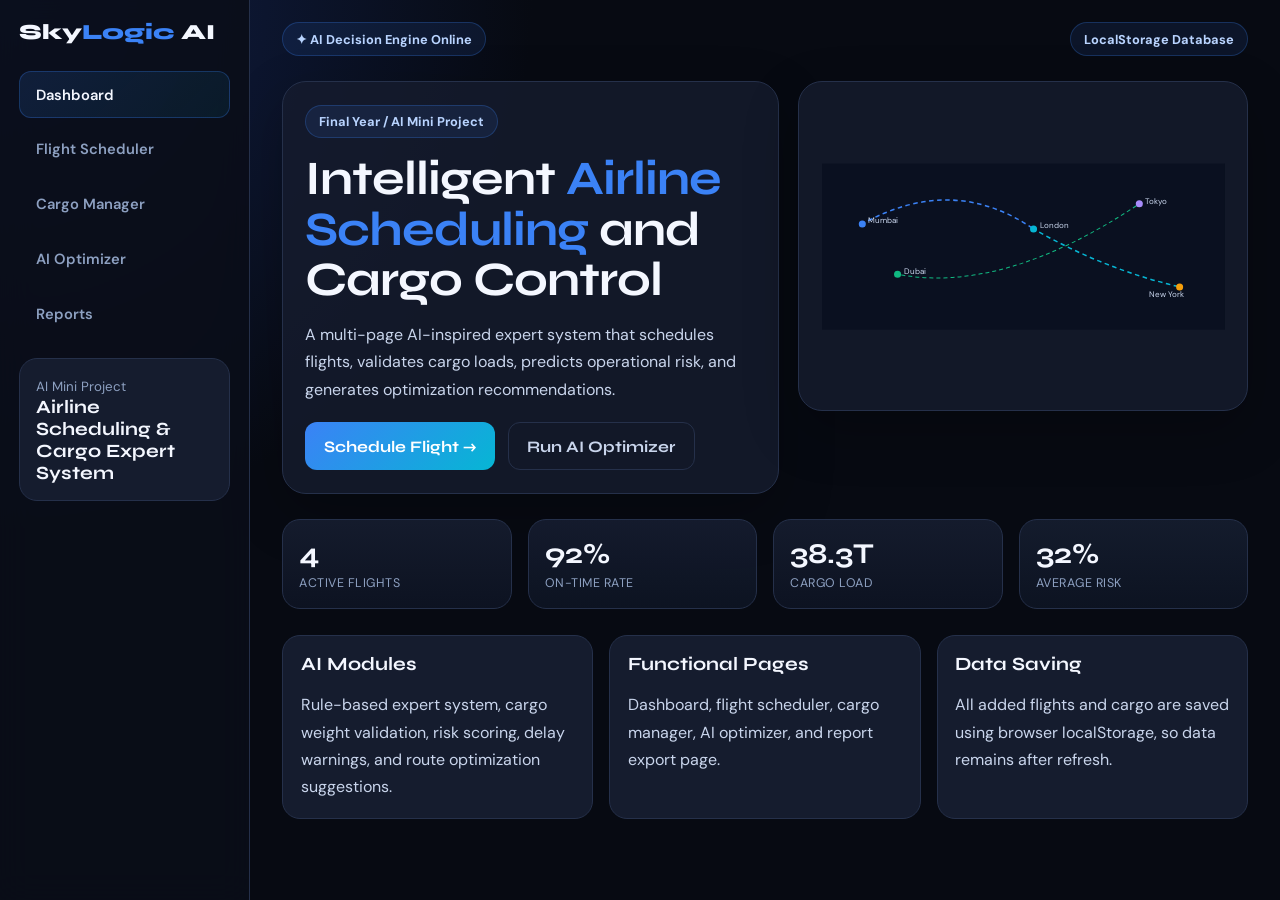
<file: index.html>
<!doctype html>
<html lang="en">
  <head>
    <meta charset="UTF-8" />
    <meta name="viewport" content="width=device-width,initial-scale=1" />
    <title>SkyLogic AI | Dashboard</title>
    <link
      href="https://fonts.googleapis.com/css2?family=Syne:wght@400;700;800&family=DM+Sans:wght@300;400;700&display=swap"
      rel="stylesheet"
    />
    <link rel="stylesheet" href="style.css" />
  </head>
  <body>
    <div class="shell">
      <aside class="side">
        <div class="logo">Sky<span>Logic</span> AI</div>
        <nav class="nav">
          <a class="active" href="index.html">Dashboard</a
          ><a href="schedule.html">Flight Scheduler</a
          ><a href="cargo.html">Cargo Manager</a
          ><a href="optimizer.html">AI Optimizer</a
          ><a href="reports.html">Reports</a>
        </nav>
        <div class="side-card">
          <small>AI Mini Project</small>
          <h3>Airline Scheduling & Cargo Expert System</h3>
        </div>
      </aside>
      <main class="main">
        <div class="topbar">
          <span class="pill">✦ AI Decision Engine Online</span
          ><span class="pill">LocalStorage Database</span>
        </div>
        <section class="hero">
          <div class="panel">
            <span class="pill">Final Year / AI Mini Project</span>
            <h1 class="mt">
              Intelligent <em>Airline Scheduling</em> and Cargo Control
            </h1>
            <p class="mt">
              A multi-page AI-inspired expert system that schedules flights,
              validates cargo loads, predicts operational risk, and generates
              optimization recommendations.
            </p>
            <div class="btns">
              <a class="btn primary" href="schedule.html">Schedule Flight →</a
              ><a class="btn ghost" href="optimizer.html">Run AI Optimizer</a>
            </div>
          </div>
          <div class="panel route-map">
            <svg viewBox="0 0 800 330">
              <rect width="800" height="330" fill="#0a1020" />
              <path
                d="M80 120 Q260 20 420 130"
                stroke="#3b82f6"
                stroke-width="3"
                fill="none"
                stroke-dasharray="9 7"
              >
                <animate
                  attributeName="stroke-dashoffset"
                  values="0;-80"
                  dur="3s"
                  repeatCount="indefinite"
                />
              </path>
              <path
                d="M420 130 Q560 210 710 245"
                stroke="#06b6d4"
                stroke-width="3"
                fill="none"
                stroke-dasharray="9 7"
              >
                <animate
                  attributeName="stroke-dashoffset"
                  values="0;-80"
                  dur="3s"
                  repeatCount="indefinite"
                />
              </path>
              <path
                d="M150 220 Q360 260 630 80"
                stroke="#10b981"
                stroke-width="2"
                fill="none"
                stroke-dasharray="8 6"
              >
                <animate
                  attributeName="stroke-dashoffset"
                  values="0;-80"
                  dur="4s"
                  repeatCount="indefinite"
                />
              </path>
              <circle cx="80" cy="120" r="7" fill="#3b82f6" />
              <text x="92" y="118" fill="#c9d5ec">Mumbai</text>
              <circle cx="420" cy="130" r="7" fill="#06b6d4" />
              <text x="432" y="128" fill="#c9d5ec">London</text>
              <circle cx="710" cy="245" r="7" fill="#f59e0b" />
              <text x="650" y="266" fill="#c9d5ec">New York</text>
              <circle cx="150" cy="220" r="7" fill="#10b981" />
              <text x="162" y="220" fill="#c9d5ec">Dubai</text>
              <circle cx="630" cy="80" r="7" fill="#a78bfa" />
              <text x="642" y="80" fill="#c9d5ec">Tokyo</text>
            </svg>
          </div>
        </section>
        <section class="grid grid-4 mt2">
          <div class="stat">
            <b id="stFlights">0</b><span>Active Flights</span>
          </div>
          <div class="stat"><b>92%</b><span>On-Time Rate</span></div>
          <div class="stat"><b id="stCargo">0T</b><span>Cargo Load</span></div>
          <div class="stat"><b id="stRisk">0%</b><span>Average Risk</span></div>
        </section>
        <section class="grid grid-3 mt2">
          <div class="card">
            <h3>AI Modules</h3>
            <p class="mt">
              Rule-based expert system, cargo weight validation, risk scoring,
              delay warnings, and route optimization suggestions.
            </p>
          </div>
          <div class="card">
            <h3>Functional Pages</h3>
            <p class="mt">
              Dashboard, flight scheduler, cargo manager, AI optimizer, and
              report export page.
            </p>
          </div>
          <div class="card">
            <h3>Data Saving</h3>
            <p class="mt">
              All added flights and cargo are saved using browser localStorage,
              so data remains after refresh.
            </p>
          </div>
        </section>
        <div class="toast"></div>
      </main>
    </div>
    <script src="app.js"></script>
  </body>
</html>
</file>
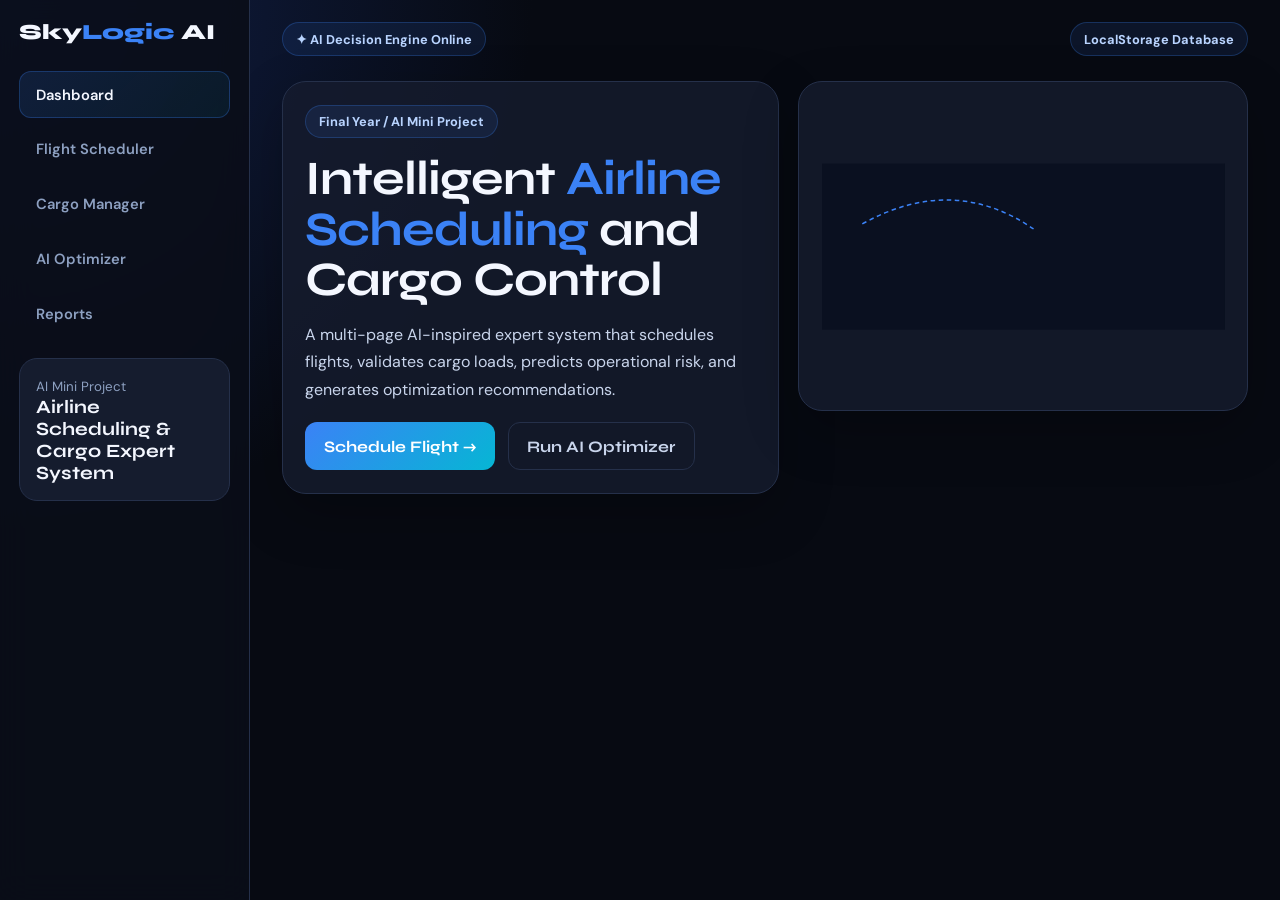
<file: skylogic-ai/index.html>
<!DOCTYPE html><html lang="en">
    <head>
        <meta charset="UTF-8">
        <meta name="viewport" content="width=device-width, initial-scale=1">
        <title>SkyLogic AI | Dashboard</title>
        <link href="https://fonts.googleapis.com/css2?family=Syne:wght@400;700;800&family=DM+Sans:wght@300;400;700&display=swap" rel="stylesheet">
        <link rel="stylesheet" href="assets/style.css">
    </head>
    <body>
        <div class="shell">
            <aside class="side">
                <div class="logo">Sky<span>Logic</span> AI</div>
                <nav class="nav">
                    <a class="active" href="index.html">Dashboard</a>
                    <a href="schedule.html">Flight Scheduler</a>
                    <a href="cargo.html">Cargo Manager</a>
                    <a href="optimizer.html">AI Optimizer</a>
                    <a href="reports.html">Reports</a>
                </nav>
                <div class="side-card">
                    <small>AI Mini Project</small>
                    <h3>Airline Scheduling & Cargo Expert System</h3>
                </div>
            </aside>
            <main class="main">
                <div class="topbar">
                    <span class="pill">✦ AI Decision Engine Online</span>
                    <span class="pill">LocalStorage Database</span>
                </div>
                <section class="hero">
                    <div class="panel">
                        <span class="pill">Final Year / AI Mini Project</span>
                        <h1 class="mt">Intelligent <em>Airline Scheduling</em> and Cargo Control</h1>
                        <p class="mt">A multi-page AI-inspired expert system that schedules flights, validates cargo loads, predicts operational risk, and generates optimization recommendations.</p>
                        <div class="btns">
                            <a class="btn primary" href="schedule.html">Schedule Flight →</a>
                            <a class="btn ghost" href="optimizer.html">Run AI Optimizer</a>
                        </div>
                    </div>
                    <div class="panel route-map">
                        <svg viewBox="0 0 800 330">
                            <rect width="800" height="330" fill="#0a1020"/>
                            <path d="M80 120 Q260 20 420 130" stroke="#3b82f6" stroke-width="3" fill="none" stroke-dasharray="9 7">
                                <animate attributeName="stroke-dashoffset" values="0;-80" dur("3s") repeatCount("indefinite")/>
                            </path>
                            <path d("M420 130 Q560 210 710 245") stroke("#06b6d4") stroke-width("3") fill("none") stroke-dasharray("9 7"):
                                <animate attributeName("stroke-dashoffset") values("0;-80") dur("3s") repeatCount("indefinite")/>
                            </path>
                            <path d("M150 220 Q360 260 630 8")
</file>
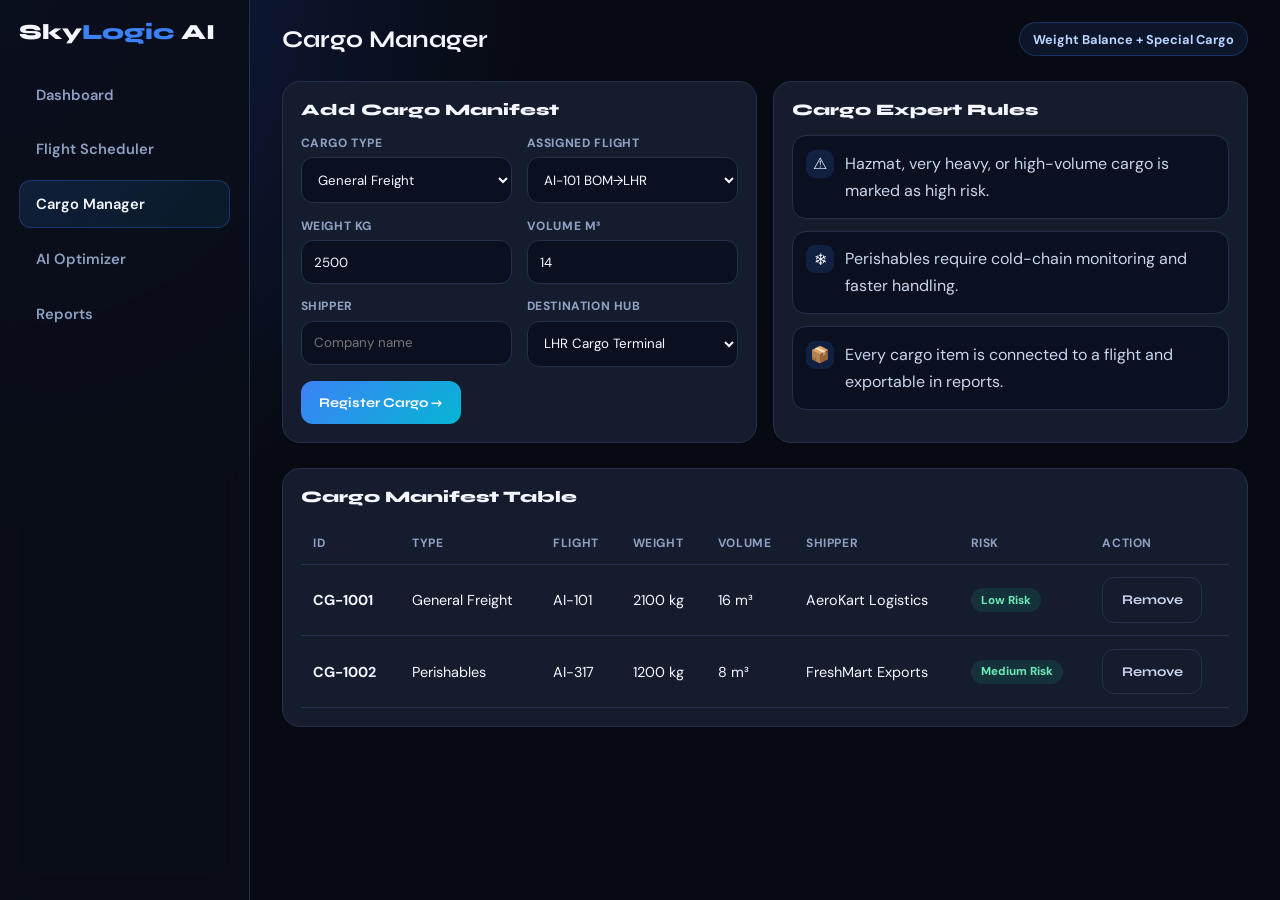
<file: cargo.html>
<!doctype html>
<html lang="en">
  <head>
    <meta charset="UTF-8" />
    <meta name="viewport" content="width=device-width,initial-scale=1" />
    <title>Cargo Manager</title>
    <link
      href="https://fonts.googleapis.com/css2?family=Syne:wght@400;700;800&family=DM+Sans:wght@300;400;700&display=swap"
      rel="stylesheet"
    />
    <link rel="stylesheet" href="style.css" />
  </head>
  <body>
    <div class="shell">
      <aside class="side">
        <div class="logo">Sky<span>Logic</span> AI</div>
        <nav class="nav">
          <a href="index.html">Dashboard</a
          ><a href="schedule.html">Flight Scheduler</a
          ><a class="active" href="cargo.html">Cargo Manager</a
          ><a href="optimizer.html">AI Optimizer</a
          ><a href="reports.html">Reports</a>
        </nav>
      </aside>
      <main class="main">
        <div class="topbar">
          <h2>Cargo Manager</h2>
          <span class="pill">Weight Balance + Special Cargo</span>
        </div>
        <div class="grid grid-2">
          <div class="card">
            <div class="card-title">Add Cargo Manifest</div>
            <div class="form-row">
              <div class="form-group">
                <label>Cargo Type</label
                ><select id="cType">
                  <option>General Freight</option>
                  <option>Perishables</option>
                  <option>Hazmat</option>
                  <option>Valuables</option>
                  <option>Livestock</option>
                </select>
              </div>
              <div class="form-group">
                <label>Assigned Flight</label
                ><select id="cFlight"></select>
              </div>
            </div>
            <div class="form-row">
              <div class="form-group">
                <label>Weight KG</label
                ><input id="cWeight" type="number" value="2500" />
              </div>
              <div class="form-group">
                <label>Volume m³</label
                ><input id="cVolume" type="number" value="14" />
              </div>
            </div>
            <div class="form-row">
              <div class="form-group">
                <label>Shipper</label
                ><input id="shipper" placeholder="Company name" />
              </div>
              <div class="form-group">
                <label>Destination Hub</label
                ><select id="hub">
                  <option>LHR Cargo Terminal</option>
                  <option>JFK Air Freight</option>
                  <option>DXB Logistics</option>
                  <option>SIN Hub</option>
                  <option>SYD Cold Chain</option>
                </select>
              </div>
            </div>
            <button class="btn primary" onclick="addCargo()">
              Register Cargo →
            </button>
          </div>
          <div class="card">
            <div class="card-title">Cargo Expert Rules</div>
            <div class="ai-list">
              <div class="ai-item">
                <div class="ai-icon">⚠</div>
                <p>
                  Hazmat, very heavy, or high-volume cargo is marked as high
                  risk.
                </p>
              </div>
              <div class="ai-item">
                <div class="ai-icon">❄</div>
                <p>
                  Perishables require cold-chain monitoring and faster handling.
                </p>
              </div>
              <div class="ai-item">
                <div class="ai-icon">📦</div>
                <p>
                  Every cargo item is connected to a flight and exportable in
                  reports.
                </p>
              </div>
            </div>
          </div>
        </div>
        <div class="card mt2">
          <div class="card-title">Cargo Manifest Table</div>
          <table>
            <thead>
              <tr>
                <th>ID</th>
                <th>Type</th>
                <th>Flight</th>
                <th>Weight</th>
                <th>Volume</th>
                <th>Shipper</th>
                <th>Risk</th>
                <th>Action</th>
              </tr>
            </thead>
            <tbody id="cargoTable"></tbody>
          </table>
        </div>
        <div class="toast"></div>
      </main>
    </div>
    <script src="app.js"></script>
  </body>
</html>
</file>
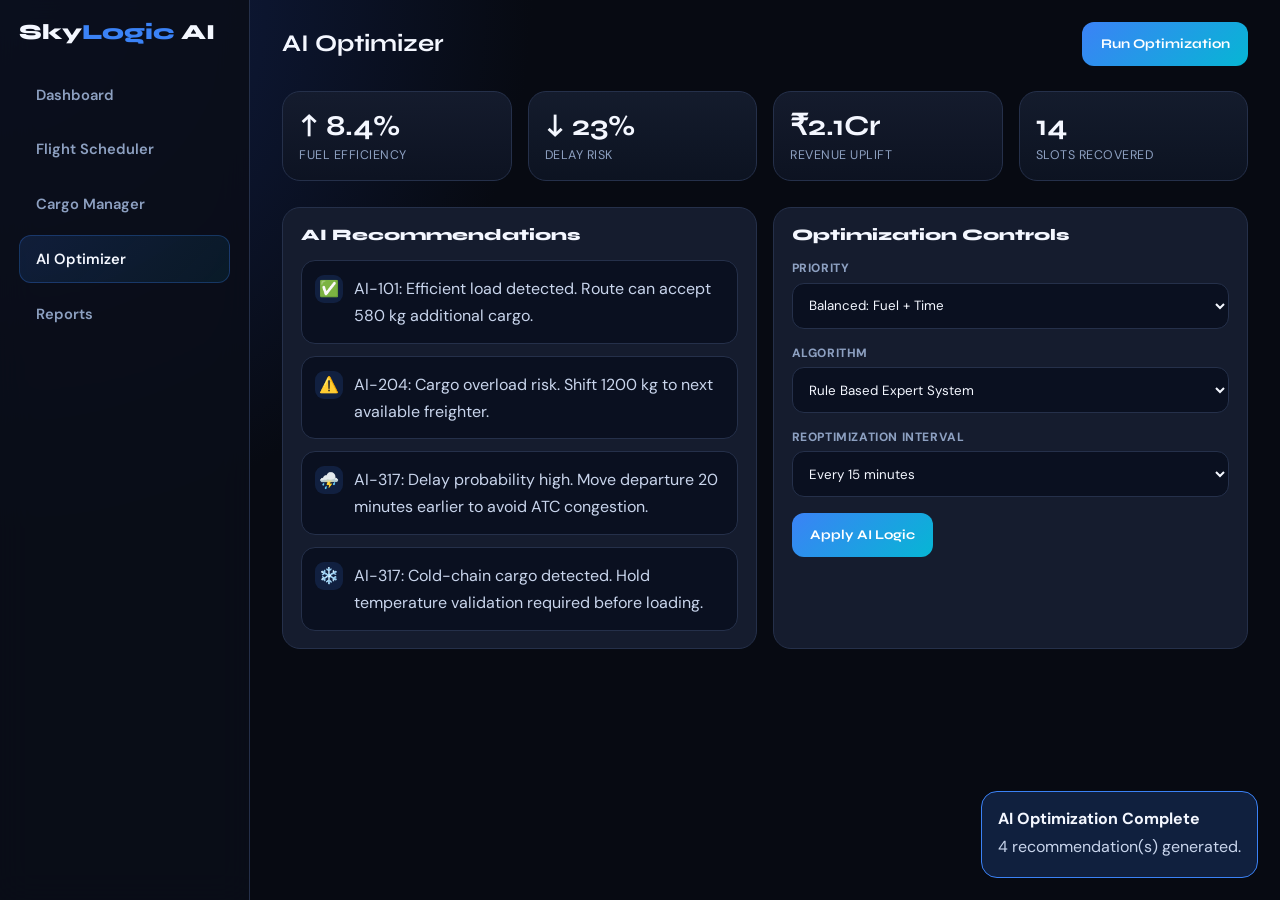
<file: optimizer.html>
<!doctype html>
<html lang="en">
  <head>
    <meta charset="UTF-8" />
    <meta name="viewport" content="width=device-width,initial-scale=1" />
    <title>AI Optimizer</title>
    <link
      href="https://fonts.googleapis.com/css2?family=Syne:wght@400;700;800&family=DM+Sans:wght@300;400;700&display=swap"
      rel="stylesheet"
    />
    <link rel="stylesheet" href="style.css" />
  </head>
  <body>
    <div class="shell">
      <aside class="side">
        <div class="logo">Sky<span>Logic</span> AI</div>
        <nav class="nav">
          <a href="index.html">Dashboard</a
          ><a href="schedule.html">Flight Scheduler</a
          ><a href="cargo.html">Cargo Manager</a
          ><a class="active" href="optimizer.html">AI Optimizer</a
          ><a href="reports.html">Reports</a>
        </nav>
      </aside>
      <main class="main">
        <div class="topbar">
          <h2>AI Optimizer</h2>
          <button class="btn primary" onclick="aiOptimize()">
            Run Optimization
          </button>
        </div>
        <section class="grid grid-4">
          <div class="stat"><b>↑ 8.4%</b><span>Fuel Efficiency</span></div>
          <div class="stat"><b>↓ 23%</b><span>Delay Risk</span></div>
          <div class="stat"><b>₹2.1Cr</b><span>Revenue Uplift</span></div>
          <div class="stat"><b>14</b><span>Slots Recovered</span></div>
        </section>
        <div class="grid grid-2 mt2">
          <div class="card">
            <div class="card-title">AI Recommendations</div>
            <div id="aiOutput" class="ai-list"></div>
          </div>
          <div class="card">
            <div class="card-title">Optimization Controls</div>
            <div class="form-group">
              <label>Priority</label
              ><select>
                <option>Balanced: Fuel + Time</option>
                <option>Fuel First</option>
                <option>On-Time First</option>
                <option>Cargo Revenue First</option>
              </select>
            </div>
            <div class="form-group mt">
              <label>Algorithm</label
              ><select>
                <option>Rule Based Expert System</option>
                <option>Genetic Algorithm Simulation</option>
                <option>A* Route Optimizer</option>
                <option>ML Delay Predictor</option>
              </select>
            </div>
            <div class="form-group mt">
              <label>Reoptimization Interval</label
              ><select>
                <option>Every 15 minutes</option>
                <option>Every 30 minutes</option>
                <option>Manual</option>
              </select>
            </div>
            <button class="btn primary mt" onclick="aiOptimize()">
              Apply AI Logic
            </button>
          </div>
        </div>
        <div class="toast"></div>
      </main>
    </div>
    <script src="app.js"></script>
  </body>
</html>
</file>
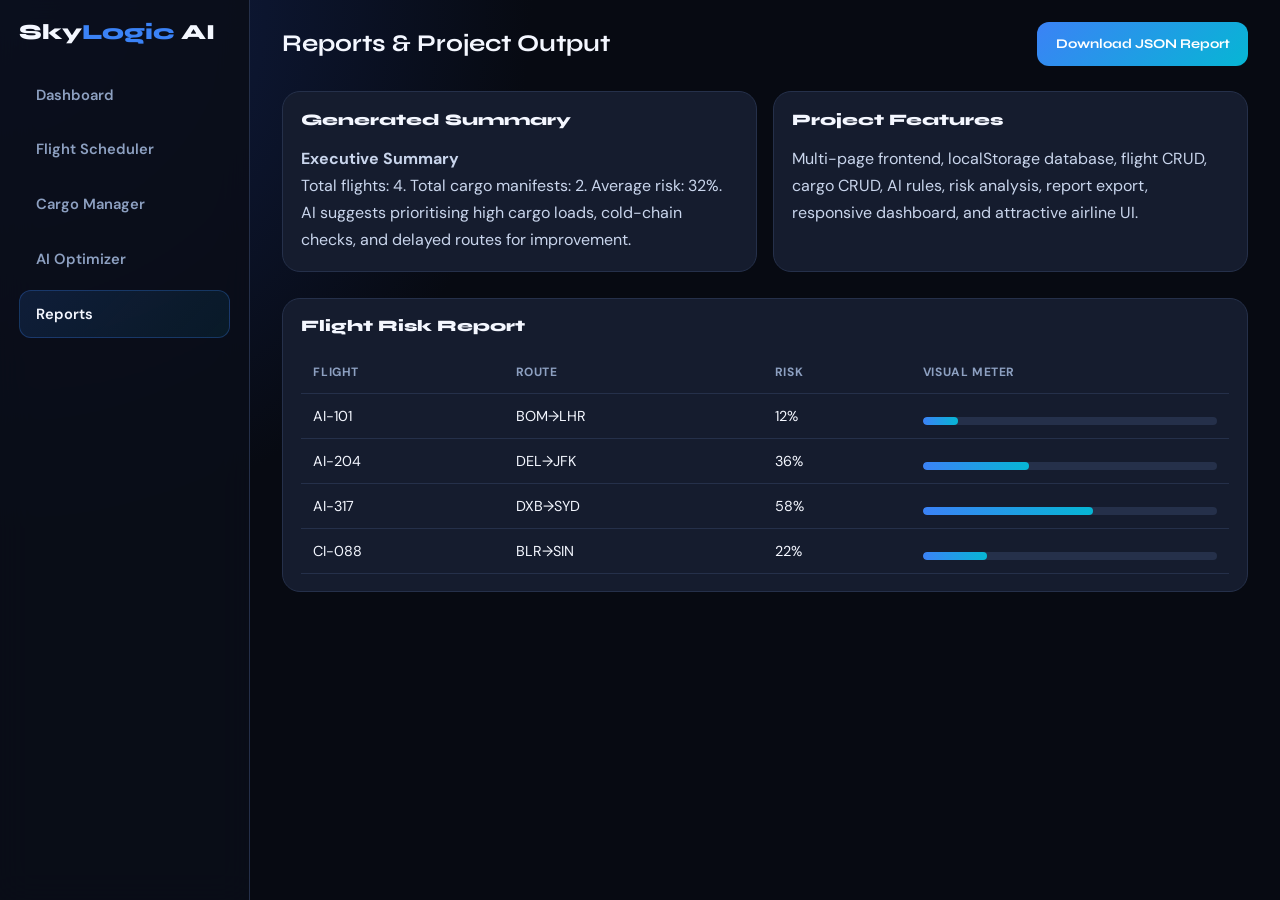
<file: reports.html>
<!doctype html>
<html lang="en">
  <head>
    <meta charset="UTF-8" />
    <meta name="viewport" content="width=device-width,initial-scale=1" />
    <title>Reports</title>
    <link
      href="https://fonts.googleapis.com/css2?family=Syne:wght@400;700;800&family=DM+Sans:wght@300;400;700&display=swap"
      rel="stylesheet"
    />
    <link rel="stylesheet" href="style.css" />
  </head>
  <body>
    <div class="shell">
      <aside class="side">
        <div class="logo">Sky<span>Logic</span> AI</div>
        <nav class="nav">
          <a href="index.html">Dashboard</a
          ><a href="schedule.html">Flight Scheduler</a
          ><a href="cargo.html">Cargo Manager</a
          ><a href="optimizer.html">AI Optimizer</a
          ><a class="active" href="reports.html">Reports</a>
        </nav>
      </aside>
      <main class="main">
        <div class="topbar">
          <h2>Reports & Project Output</h2>
          <button class="btn primary" onclick="downloadReport()">
            Download JSON Report
          </button>
        </div>
        <div class="grid grid-2">
          <div class="card">
            <div class="card-title">Generated Summary</div>
            <p id="reportText"></p>
          </div>
          <div class="card">
            <div class="card-title">Project Features</div>
            <p>
              Multi-page frontend, localStorage database, flight CRUD, cargo
              CRUD, AI rules, risk analysis, report export, responsive
              dashboard, and attractive airline UI.
            </p>
          </div>
        </div>
        <div class="card mt2">
          <div class="card-title">Flight Risk Report</div>
          <table>
            <thead>
              <tr>
                <th>Flight</th>
                <th>Route</th>
                <th>Risk</th>
                <th>Visual Meter</th>
              </tr>
            </thead>
            <tbody id="riskTable"></tbody>
          </table>
        </div>
        <div class="toast"></div>
      </main>
    </div>
    <script src="app.js"></script>
  </body>
</html>
</file>
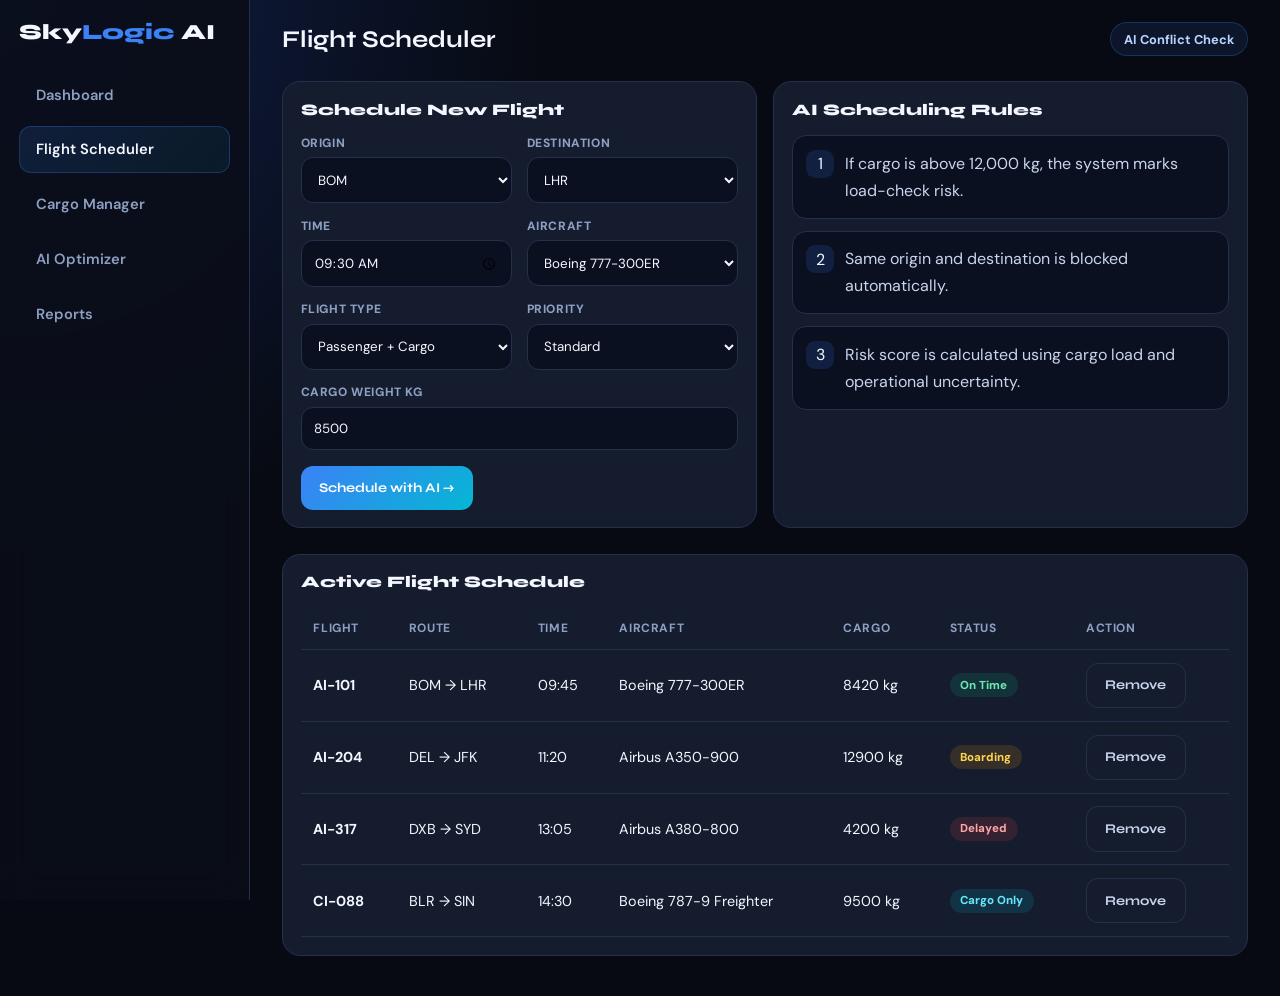
<file: schedule.html>
<!doctype html>
<html lang="en">
  <head>
    <meta charset="UTF-8" />
    <meta name="viewport" content="width=device-width,initial-scale=1" />
    <title>Flight Scheduler</title>
    <link
      href="https://fonts.googleapis.com/css2?family=Syne:wght@400;700;800&family=DM+Sans:wght@300;400;700&display=swap"
      rel="stylesheet"
    />
    <link rel="stylesheet" href="style.css" />
  </head>
  <body>
    <div class="shell">
      <aside class="side">
        <div class="logo">Sky<span>Logic</span> AI</div>
        <nav class="nav">
          <a href="index.html">Dashboard</a
          ><a class="active" href="schedule.html">Flight Scheduler</a
          ><a href="cargo.html">Cargo Manager</a
          ><a href="optimizer.html">AI Optimizer</a
          ><a href="reports.html">Reports</a>
        </nav>
      </aside>
      <main class="main">
        <div class="topbar">
          <h2>Flight Scheduler</h2>
          <span class="pill">AI Conflict Check</span>
        </div>
        <div class="grid grid-2">
          <div class="card">
            <div class="card-title">Schedule New Flight</div>
            <div class="form-row">
              <div class="form-group">
                <label>Origin</label
                ><select id="origin">
                  <option>BOM</option>
                  <option>DEL</option>
                  <option>BLR</option>
                  <option>DXB</option>
                  <option>LHR</option>
                  <option>JFK</option>
                  <option>SIN</option>
                  <option>SYD</option>
                </select>
              </div>
              <div class="form-group">
                <label>Destination</label
                ><select id="dest">
                  <option>LHR</option>
                  <option>JFK</option>
                  <option>SIN</option>
                  <option>DXB</option>
                  <option>SYD</option>
                  <option>NRT</option>
                  <option>BOM</option>
                </select>
              </div>
            </div>
            <div class="form-row">
              <div class="form-group">
                <label>Time</label><input id="time" type="time" value="09:30" />
              </div>
              <div class="form-group">
                <label>Aircraft</label
                ><select id="aircraft">
                  <option>Boeing 777-300ER</option>
                  <option>Airbus A350-900</option>
                  <option>Boeing 787-9 Dreamliner</option>
                  <option>Airbus A380-800</option>
                  <option>Boeing 737 MAX 8</option>
                </select>
              </div>
            </div>
            <div class="form-row">
              <div class="form-group">
                <label>Flight Type</label
                ><select id="type">
                  <option>Passenger + Cargo</option>
                  <option>Full Freighter</option>
                  <option>Passenger Only</option>
                </select>
              </div>
              <div class="form-group">
                <label>Priority</label
                ><select id="priority">
                  <option>Standard</option>
                  <option>High Priority</option>
                  <option>Express</option>
                  <option>Perishables</option>
                </select>
              </div>
            </div>
            <div class="form-group">
              <label>Cargo Weight KG</label
              ><input id="cargo" type="number" value="8500" />
            </div>
            <button class="btn primary mt" onclick="scheduleFlight()">
              Schedule with AI →
            </button>
          </div>
          <div class="card">
            <div class="card-title">AI Scheduling Rules</div>
            <div class="ai-list">
              <div class="ai-item">
                <div class="ai-icon">1</div>
                <p>
                  If cargo is above 12,000 kg, the system marks load-check risk.
                </p>
              </div>
              <div class="ai-item">
                <div class="ai-icon">2</div>
                <p>Same origin and destination is blocked automatically.</p>
              </div>
              <div class="ai-item">
                <div class="ai-icon">3</div>
                <p>
                  Risk score is calculated using cargo load and operational
                  uncertainty.
                </p>
              </div>
            </div>
          </div>
        </div>
        <div class="card mt2">
          <div class="card-title">Active Flight Schedule</div>
          <table>
            <thead>
              <tr>
                <th>Flight</th>
                <th>Route</th>
                <th>Time</th>
                <th>Aircraft</th>
                <th>Cargo</th>
                <th>Status</th>
                <th>Action</th>
              </tr>
            </thead>
            <tbody id="flightTable"></tbody>
          </table>
        </div>
        <div class="toast"></div>
      </main>
    </div>
    <script src="app.js"></script>
  </body>
</html>
</file>
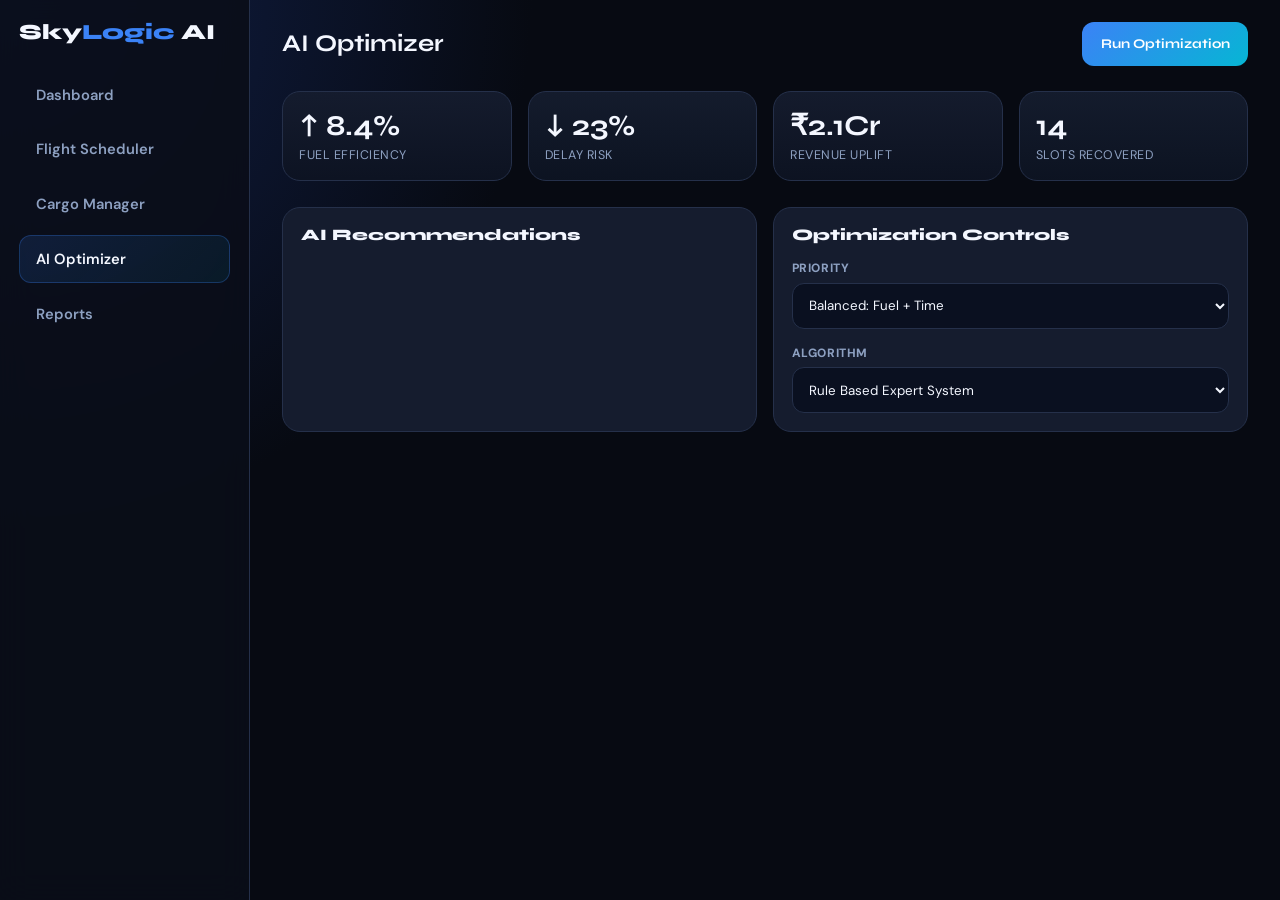
<file: skylogic-ai/optimizer.html>
<!DOCTYPE html>
<html lang="en">
    <head>
        <meta charset="UTF-8">
        <meta name="viewport" content="width=device-width,initial-scale=1">
        <title>AI Optimizer</title>
        <link href="https://fonts.googleapis.com/css2?family=Syne:wght@400;700;800&family=DM+Sans:wght@300;400;700&display=swap" rel="stylesheet">
        <link rel="stylesheet" href="assets/style.css">
    </head>
    <body>
        <div class="shell">
            <aside class="side">
                <div class="logo">Sky<span>Logic</span> AI</div>
                <nav class="nav">
                    <a href="index.html">Dashboard</a>
                    <a href="schedule.html">Flight Scheduler</a>
                    <a href="cargo.html">Cargo Manager</a>
                    <a class="active" href="optimizer.html">AI Optimizer</a>
                    <a href="reports.html">Reports</a>
                </nav>
            </aside>
            <main class="main">
                <div class="topbar">
                    <h2>AI Optimizer</h2>
                    <button class="btn primary" onclick="aiOptimize()">Run Optimization</button>
                </div>
                <section class="grid grid-4">
                    <div class="stat">
                        <b>↑ 8.4%</b>
                        <span>Fuel Efficiency</span>
                    </div>
                    <div class="stat">
                        <b>↓ 23%</b>
                        <span>Delay Risk</span>
                    </div>
                    <div class="stat">
                        <b>₹2.1Cr</b>
                        <span>Revenue Uplift</span>
                    </div>
                    <div class="stat">
                        <b>14</b>
                        <span>Slots Recovered</span>
                    </div>
                </section>
                <div class="grid grid-2 mt2">
                    <div class="card">
                        <div class="card-title">AI Recommendations</div>
                        <div id="aiOutput" class="ai-list"></div>
                    </div>
                    <div class="card">
                        <div class="card-title">Optimization Controls</div>
                        <div class="form-group">
                            <label>Priority</label>
                            <select>
                                <option>Balanced: Fuel + Time</option>
                                <option>Fuel First</option>
                                <option>On-Time First</option>
                                <option>Cargo Revenue First</option>
                            </select>
                        </div>
                        <div class="form-group mt">
                            <label>Algorithm</label>
                            <select>
                                <option>Rule Based Expert System</option>
                                <option>Genetic Algorithm Simulation</option>
                                <option>A* Route Optimizer</option>
                                <option>ML Delay Predictor</option>
                            </select>

                        </div>

                        <div class "form-group mt">

                           

                        </ div>
</file>
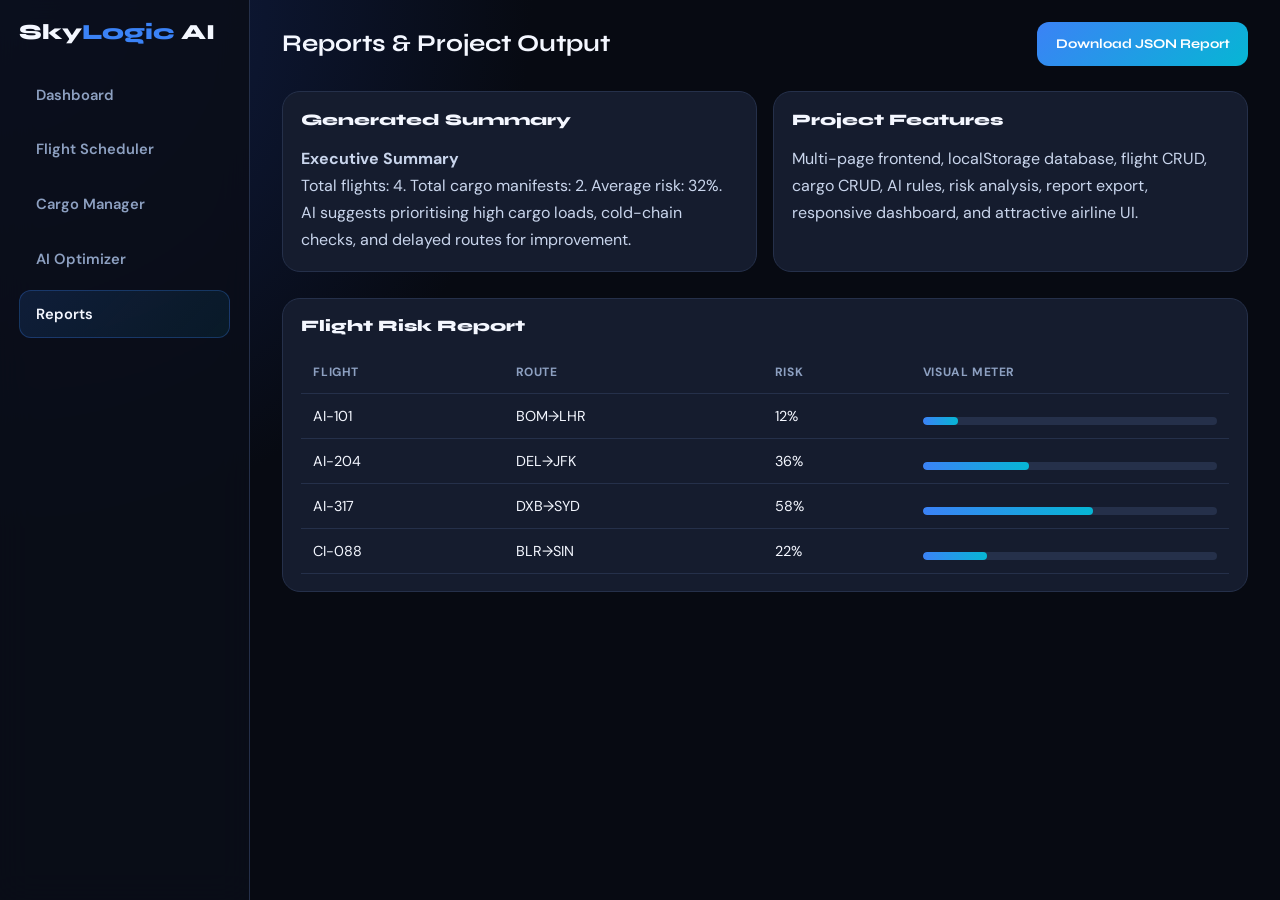
<file: skylogic-ai/reports.html>
<!DOCTYPE html>
<html lang="en"><head>
    <meta charset="UTF-8">
    <meta name="viewport" content="width=device-width, initial-scale=1">
    <title>Reports</title>
    <link href="https://fonts.googleapis.com/css2?family=Syne:wght@400;700;800&family=DM+Sans:wght@300;400;700&display=swap" rel="stylesheet">
    <link rel="stylesheet" href="assets/style.css">
</head>
<body>
    <div class="shell">
        <aside class="side">
            <div class="logo">Sky<span>Logic</span> AI</div>
            <nav class="nav">
                <a href="index.html">Dashboard</a>
                <a href="schedule.html">Flight Scheduler</a>
                <a href="cargo.html">Cargo Manager</a>
                <a href="optimizer.html">AI Optimizer</a>
                <a class="active" href="reports.html">Reports</a>
            </nav>
        </aside>
        <main class="main">
            <div class="topbar">
                <h2>Reports & Project Output</h2>
                <button class="btn primary" onclick="downloadReport()">Download JSON Report</button>
            </div>
            <div class="grid grid-2">
                <div class="card">
                    <div class="card-title">Generated Summary</div>
                    <p id="reportText"></p>
                </div>
                <div class="card">
                    <div class="card-title">Project Features</div>
                    <p>Multi-page frontend, localStorage database, flight CRUD, cargo CRUD, AI rules, risk analysis, report export, responsive dashboard, and attractive airline UI.</p>
                </div>
            </div>
            <div class="card mt2">
                <div class="card-title">Flight Risk Report</div>
                <table>
                    <thead>
                        <tr>
                            <th>Flight</th>
                            <th>Route</th>
                            <th>Risk</th>
                            <th>Visual Meter</th>
                        </tr>
                    </thead>
                    <tbody id="riskTable"></tbody>
                </table>
            </div>
            <div class="toast"></div>
        </main>
    </div>

    <script src="assets/app.js"></script>
</body>

</html>
</file>
<file: style.css>
* {
  margin: 0;
  padding: 0;
  box-sizing: border-box;
}
:root {
  --bg: #070a12;
  --surface: #0f1423;
  --card: #151c2e;
  --card2: #0d1322;
  --border: #25304a;
  --accent: #3b82f6;
  --accent2: #06b6d4;
  --gold: #f59e0b;
  --green: #10b981;
  --red: #ef4444;
  --violet: #a78bfa;
  --text: #f4f7ff;
  --muted: #8da0c1;
  --soft: #c9d5ec;
  --font-head: "Syne", sans-serif;
  --font-body: "DM Sans", sans-serif;
}
body {
  background: radial-gradient(
    circle at top left,
    #11204a 0,
    #070a12 34%,
    #070a12 100%
  );
  color: var(--text);
  font-family: var(--font-body);
  min-height: 100vh;
  overflow-x: hidden;
}
.shell {
  display: grid;
  grid-template-columns: 250px 1fr;
  min-height: 100vh;
}
.side {
  position: sticky;
  top: 0;
  height: 100vh;
  background: rgba(10, 14, 25, 0.9);
  border-right: 1px solid var(--border);
  padding: 1.2rem;
  backdrop-filter: blur(16px);
}
.logo {
  font-family: var(--font-head);
  font-weight: 800;
  font-size: 1.35rem;
  margin-bottom: 1.6rem;
}
.logo span {
  color: var(--accent);
}
.nav {
  display: flex;
  flex-direction: column;
  gap: 0.45rem;
}
.nav a {
  color: var(--muted);
  text-decoration: none;
  padding: 0.8rem 1rem;
  border-radius: 12px;
  font-weight: 600;
  font-size: 0.92rem;
  border: 1px solid transparent;
}
.nav a:hover,
.nav a.active {
  background: linear-gradient(
    135deg,
    rgba(59, 130, 246, 0.14),
    rgba(6, 182, 212, 0.08)
  );
  border-color: rgba(59, 130, 246, 0.28);
  color: var(--text);
}
.side-card {
  margin-top: 1.3rem;
  background: var(--card);
  border: 1px solid var(--border);
  border-radius: 18px;
  padding: 1rem;
}
.side-card small {
  color: var(--muted);
}
.main {
  padding: 1.4rem 2rem 2.5rem;
}
.topbar {
  display: flex;
  align-items: center;
  justify-content: space-between;
  margin-bottom: 1.6rem;
}
.pill {
  display: inline-flex;
  gap: 0.5rem;
  align-items: center;
  border: 1px solid rgba(59, 130, 246, 0.25);
  background: rgba(59, 130, 246, 0.1);
  padding: 0.45rem 0.8rem;
  border-radius: 999px;
  color: #b9d4ff;
  font-size: 0.8rem;
  font-weight: 700;
}
.hero {
  display: grid;
  grid-template-columns: 1.05fr 0.95fr;
  gap: 1.2rem;
  align-items: stretch;
}
.panel {
  background: rgba(21, 28, 46, 0.82);
  border: 1px solid var(--border);
  border-radius: 24px;
  padding: 1.4rem;
  box-shadow: 0 20px 55px rgba(0, 0, 0, 0.24);
}
h1,
h2,
h3 {
  font-family: var(--font-head);
}
h1 {
  font-size: 3rem;
  line-height: 1.05;
  letter-spacing: -1px;
}
h1 em {
  font-style: normal;
  color: var(--accent);
}
p {
  color: var(--soft);
  line-height: 1.7;
}
.btns {
  display: flex;
  gap: 0.8rem;
  flex-wrap: wrap;
  margin-top: 1.2rem;
}
.btn {
  border: 0;
  border-radius: 12px;
  padding: 0.85rem 1.15rem;
  font-family: var(--font-head);
  font-weight: 700;
  cursor: pointer;
  text-decoration: none;
  display: inline-flex;
  align-items: center;
  gap: 0.4rem;
}
.primary {
  background: linear-gradient(135deg, var(--accent), var(--accent2));
  color: #fff;
}
.ghost {
  background: transparent;
  border: 1px solid var(--border);
  color: var(--soft);
}
.danger {
  background: rgba(239, 68, 68, 0.15);
  color: #fecaca;
  border: 1px solid rgba(239, 68, 68, 0.35);
}
.grid {
  display: grid;
  gap: 1rem;
}
.grid-4 {
  grid-template-columns: repeat(4, 1fr);
}
.grid-3 {
  grid-template-columns: repeat(3, 1fr);
}
.grid-2 {
  grid-template-columns: repeat(2, 1fr);
}
.stat {
  background: linear-gradient(
    180deg,
    rgba(21, 28, 46, 0.95),
    rgba(13, 19, 34, 0.95)
  );
  border: 1px solid var(--border);
  border-radius: 18px;
  padding: 1rem;
}
.stat b {
  font-family: var(--font-head);
  font-size: 1.8rem;
  display: block;
}
.stat span {
  font-size: 0.78rem;
  color: var(--muted);
  text-transform: uppercase;
  letter-spacing: 0.5px;
}
.mt {
  margin-top: 1rem;
}
.mt2 {
  margin-top: 1.6rem;
}
.card {
  background: var(--card);
  border: 1px solid var(--border);
  border-radius: 18px;
  padding: 1.1rem;
}
.card-title {
  font-family: var(--font-head);
  font-weight: 800;
  margin-bottom: 1rem;
}
.form-row {
  display: grid;
  grid-template-columns: 1fr 1fr;
  gap: 0.9rem;
  margin-bottom: 0.9rem;
}
.form-group {
  display: flex;
  flex-direction: column;
  gap: 0.4rem;
}
label {
  font-size: 0.75rem;
  color: var(--muted);
  font-weight: 800;
  text-transform: uppercase;
  letter-spacing: 0.6px;
}
input,
select,
textarea {
  background: #0a1020;
  border: 1px solid var(--border);
  border-radius: 12px;
  color: var(--text);
  padding: 0.78rem;
  font-family: var(--font-body);
  width: 100%;
}
input:focus,
select:focus,
textarea:focus {
  outline: none;
  border-color: var(--accent);
}
table {
  width: 100%;
  border-collapse: collapse;
  overflow: hidden;
}
th,
td {
  text-align: left;
  padding: 0.8rem;
  border-bottom: 1px solid var(--border);
  font-size: 0.9rem;
}
th {
  color: var(--muted);
  font-size: 0.75rem;
  text-transform: uppercase;
  letter-spacing: 0.6px;
}
.badge {
  padding: 0.28rem 0.65rem;
  border-radius: 999px;
  font-size: 0.72rem;
  font-weight: 800;
  display: inline-block;
}
.ok {
  background: rgba(16, 185, 129, 0.14);
  color: #6ee7b7;
}
.warn {
  background: rgba(245, 158, 11, 0.14);
  color: #fcd34d;
}
.bad {
  background: rgba(239, 68, 68, 0.14);
  color: #fca5a5;
}
.info {
  background: rgba(59, 130, 246, 0.14);
  color: #93c5fd;
}
.cyan {
  background: rgba(6, 182, 212, 0.14);
  color: #67e8f9;
}
.toast {
  position: fixed;
  right: 1.4rem;
  bottom: 1.4rem;
  background: #10203e;
  border: 1px solid var(--accent);
  border-radius: 16px;
  padding: 1rem;
  max-width: 360px;
  transform: translateY(90px);
  opacity: 0;
  transition: 0.35s;
  z-index: 99;
}
.toast.show {
  transform: translateY(0);
  opacity: 1;
}
.route-map {
  height: 330px;
  position: relative;
  overflow: hidden;
}
.route-map svg {
  width: 100%;
  height: 100%;
}
.ai-list {
  display: flex;
  flex-direction: column;
  gap: 0.75rem;
}
.ai-item {
  display: flex;
  gap: 0.7rem;
  align-items: flex-start;
  background: #0a1020;
  border: 1px solid var(--border);
  padding: 0.85rem;
  border-radius: 14px;
}
.ai-icon {
  width: 28px;
  height: 28px;
  border-radius: 9px;
  display: grid;
  place-items: center;
  background: rgba(59, 130, 246, 0.15);
  flex: none;
}
.meter {
  height: 8px;
  background: var(--border);
  border-radius: 999px;
  overflow: hidden;
  margin-top: 0.65rem;
}
.meter div {
  height: 100%;
  background: linear-gradient(90deg, var(--accent), var(--accent2));
  border-radius: 999px;
}
.hidden {
  display: none;
}
.mobile-open {
  display: none;
}
@media (max-width: 900px) {
  .shell {
    grid-template-columns: 1fr;
  }
  .side {
    position: static;
    height: auto;
  }
  .nav {
    display: grid;
    grid-template-columns: repeat(2, 1fr);
  }
  .hero,
  .grid-4,
  .grid-3,
  .grid-2,
  .form-row {
    grid-template-columns: 1fr;
  }
  .main {
    padding: 1rem;
  }
  h1 {
    font-size: 2.1rem;
  }
}
</file>
<file: skylogic-ai/assets/style.css>
* {
  margin: 0;
  padding: 0;
  box-sizing: border-box;
}
:root {
  --bg: #070a12;
  --surface: #0f1423;
  --card: #151c2e;
  --card2: #0d1322;
  --border: #25304a;
  --accent: #3b82f6;
  --accent2: #06b6d4;
  --gold: #f59e0b;
  --green: #10b981;
  --red: #ef4444;
  --violet: #a78bfa;
  --text: #f4f7ff;
  --muted: #8da0c1;
  --soft: #c9d5ec;
  --font-head: "Syne", sans-serif;
  --font-body: "DM Sans", sans-serif;
}
body {
  background: radial-gradient(
    circle at top left,
    #11204a 0,
    #070a12 34%,
    #070a12 100%
  );
  color: var(--text);
  font-family: var(--font-body);
  min-height: 100vh;
  overflow-x: hidden;
}
.shell {
  display: grid;
  grid-template-columns: 250px 1fr;
  min-height: 100vh;
}
.side {
  position: sticky;
  top: 0;
  height: 100vh;
  background: rgba(10, 14, 25, 0.9);
  border-right: 1px solid var(--border);
  padding: 1.2rem;
  backdrop-filter: blur(16px);
}
.logo {
  font-family: var(--font-head);
  font-weight: 800;
  font-size: 1.35rem;
  margin-bottom: 1.6rem;
}
.logo span {
  color: var(--accent);
}
.nav {
  display: flex;
  flex-direction: column;
  gap: 0.45rem;
}
.nav a {
  color: var(--muted);
  text-decoration: none;
  padding: 0.8rem 1rem;
  border-radius: 12px;
  font-weight: 600;
  font-size: 0.92rem;
  border: 1px solid transparent;
}
.nav a:hover,
.nav a.active {
  background: linear-gradient(
    135deg,
    rgba(59, 130, 246, 0.14),
    rgba(6, 182, 212, 0.08)
  );
  border-color: rgba(59, 130, 246, 0.28);
  color: var(--text);
}
.side-card {
  margin-top: 1.3rem;
  background: var(--card);
  border: 1px solid var(--border);
  border-radius: 18px;
  padding: 1rem;
}
.side-card small {
  color: var(--muted);
}
.main {
  padding: 1.4rem 2rem 2.5rem;
}
.topbar {
  display: flex;
  align-items: center;
  justify-content: space-between;
  margin-bottom: 1.6rem;
}
.pill {
  display: inline-flex;
  gap: 0.5rem;
  align-items: center;
  border: 1px solid rgba(59, 130, 246, 0.25);
  background: rgba(59, 130, 246, 0.1);
  padding: 0.45rem 0.8rem;
  border-radius: 999px;
  color: #b9d4ff;
  font-size: 0.8rem;
  font-weight: 700;
}
.hero {
  display: grid;
  grid-template-columns: 1.05fr 0.95fr;
  gap: 1.2rem;
  align-items: stretch;
}
.panel {
  background: rgba(21, 28, 46, 0.82);
  border: 1px solid var(--border);
  border-radius: 24px;
  padding: 1.4rem;
  box-shadow: 0 20px 55px rgba(0, 0, 0, 0.24);
}
h1,
h2,
h3 {
  font-family: var(--font-head);
}
h1 {
  font-size: 3rem;
  line-height: 1.05;
  letter-spacing: -1px;
}
h1 em {
  font-style: normal;
  color: var(--accent);
}
p {
  color: var(--soft);
  line-height: 1.7;
}
.btns {
  display: flex;
  gap: 0.8rem;
  flex-wrap: wrap;
  margin-top: 1.2rem;
}
.btn {
  border: 0;
  border-radius: 12px;
  padding: 0.85rem 1.15rem;
  font-family: var(--font-head);
  font-weight: 700;
  cursor: pointer;
  text-decoration: none;
  display: inline-flex;
  align-items: center;
  gap: 0.4rem;
}
.primary {
  background: linear-gradient(135deg, var(--accent), var(--accent2));
  color: #fff;
}
.ghost {
  background: transparent;
  border: 1px solid var(--border);
  color: var(--soft);
}
.danger {
  background: rgba(239, 68, 68, 0.15);
  color: #fecaca;
  border: 1px solid rgba(239, 68, 68, 0.35);
}
.grid {
  display: grid;
  gap: 1rem;
}
.grid-4 {
  grid-template-columns: repeat(4, 1fr);
}
.grid-3 {
  grid-template-columns: repeat(3, 1fr);
}
.grid-2 {
  grid-template-columns: repeat(2, 1fr);
}
.stat {
  background: linear-gradient(
    180deg,
    rgba(21, 28, 46, 0.95),
    rgba(13, 19, 34, 0.95)
  );
  border: 1px solid var(--border);
  border-radius: 18px;
  padding: 1rem;
}
.stat b {
  font-family: var(--font-head);
  font-size: 1.8rem;
  display: block;
}
.stat span {
  font-size: 0.78rem;
  color: var(--muted);
  text-transform: uppercase;
  letter-spacing: 0.5px;
}
.mt {
  margin-top: 1rem;
}
.mt2 {
  margin-top: 1.6rem;
}
.card {
  background: var(--card);
  border: 1px solid var(--border);
  border-radius: 18px;
  padding: 1.1rem;
}
.card-title {
  font-family: var(--font-head);
  font-weight: 800;
  margin-bottom: 1rem;
}
.form-row {
  display: grid;
  grid-template-columns: 1fr 1fr;
  gap: 0.9rem;
  margin-bottom: 0.9rem;
}
.form-group {
  display: flex;
  flex-direction: column;
  gap: 0.4rem;
}
label {
  font-size: 0.75rem;
  color: var(--muted);
  font-weight: 800;
  text-transform: uppercase;
  letter-spacing: 0.6px;
}
input,
select,
textarea {
  background: #0a1020;
  border: 1px solid var(--border);
  border-radius: 12px;
  color: var(--text);
  padding: 0.78rem;
  font-family: var(--font-body);
  width: 100%;
}
input:focus,
select:focus,
textarea:focus {
  outline: none;
  border-color: var(--accent);
}
table {
  width: 100%;
  border-collapse: collapse;
  overflow: hidden;
}
th,
td {
  text-align: left;
  padding: 0.8rem;
  border-bottom: 1px solid var(--border);
  font-size: 0.9rem;
}
th {
  color: var(--muted);
  font-size: 0.75rem;
  text-transform: uppercase;
  letter-spacing: 0.6px;
}
.badge {
  padding: 0.28rem 0.65rem;
  border-radius: 999px;
  font-size: 0.72rem;
  font-weight: 800;
  display: inline-block;
}
.ok {
  background: rgba(16, 185, 129, 0.14);
  color: #6ee7b7;
}
.warn {
  background: rgba(245, 158, 11, 0.14);
  color: #fcd34d;
}
.bad {
  background: rgba(239, 68, 68, 0.14);
  color: #fca5a5;
}
.info {
  background: rgba(59, 130, 246, 0.14);
  color: #93c5fd;
}
.cyan {
  background: rgba(6, 182, 212, 0.14);
  color: #67e8f9;
}
.toast {
  position: fixed;
  right: 1.4rem;
  bottom: 1.4rem;
  background: #10203e;
  border: 1px solid var(--accent);
  border-radius: 16px;
  padding: 1rem;
  max-width: 360px;
  transform: translateY(90px);
  opacity: 0;
  transition: 0.35s;
  z-index: 99;
}
.toast.show {
  transform: translateY(0);
  opacity: 1;
}
.route-map {
  height: 330px;
  position: relative;
  overflow: hidden;
}
.route-map svg {
  width: 100%;
  height: 100%;
}
.ai-list {
  display: flex;
  flex-direction: column;
  gap: 0.75rem;
}
.ai-item {
  display: flex;
  gap: 0.7rem;
  align-items: flex-start;
  background: #0a1020;
  border: 1px solid var(--border);
  padding: 0.85rem;
  border-radius: 14px;
}
.ai-icon {
  width: 28px;
  height: 28px;
  border-radius: 9px;
  display: grid;
  place-items: center;
  background: rgba(59, 130, 246, 0.15);
  flex: none;
}
.meter {
  height: 8px;
  background: var(--border);
  border-radius: 999px;
  overflow: hidden;
  margin-top: 0.65rem;
}
.meter div {
  height: 100%;
  background: linear-gradient(90deg, var(--accent), var(--accent2));
  border-radius: 999px;
}
.hidden {
  display: none;
}
.mobile-open {
  display: none;
}
@media (max-width: 900px) {
  .shell {
    grid-template-columns: 1fr;
  }
  .side {
    position: static;
    height: auto;
  }
  .nav {
    display: grid;
    grid-template-columns: repeat(2, 1fr);
  }
  .hero,
  .grid-4,
  .grid-3,
  .grid-2,
  .form-row {
    grid-template-columns: 1fr;
  }
  .main {
    padding: 1rem;
  }
  h1 {
    font-size: 2.1rem;
  }
}
</file>
